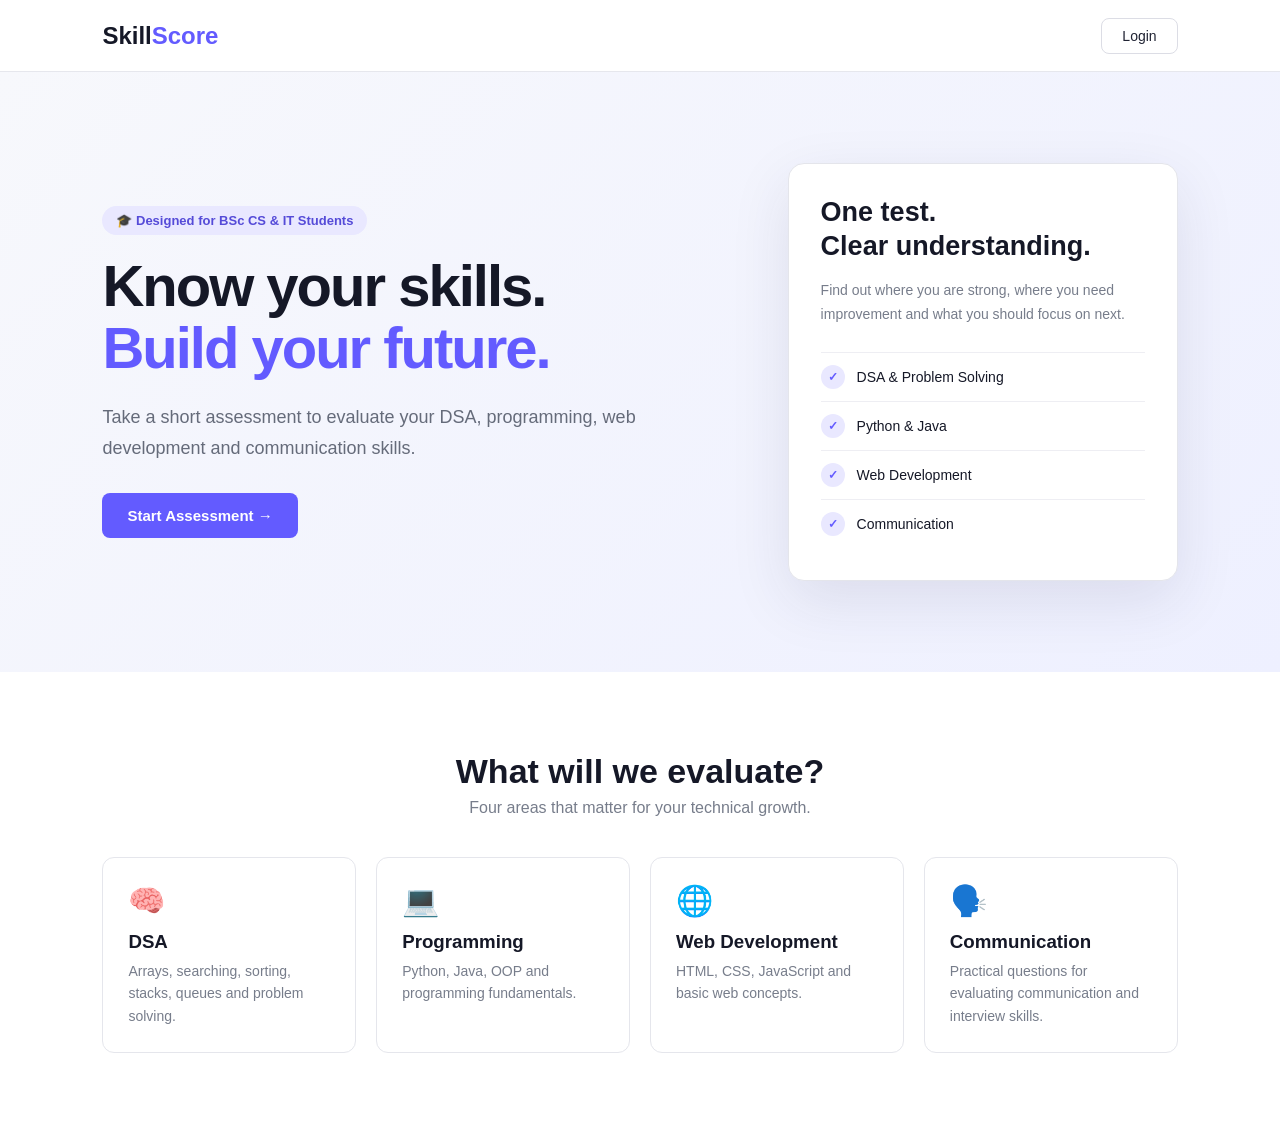
<file: index.html>
<!DOCTYPE html>
<html lang="en">

<head>
    <meta charset="UTF-8">
    <meta name="viewport" content="width=device-width, initial-scale=1.0">

    <title>SkillScore | Student Assessment</title>

    <link rel="stylesheet" href="style.css">
</head>

<body>

    <!-- NAVBAR -->
    <nav class="navbar">

        <div class="logo">
            Skill<span>Score</span>
        </div>

        <button class="login-btn" onclick="openLogin()">
            Login
        </button>

    </nav>


    <!-- HERO -->
    <main class="hero">

        <div class="hero-content">

            <div class="badge">
                🎓 Designed for BSc CS & IT Students
            </div>

            <h1>
                Know your skills.<br>
                <span>Build your future.</span>
            </h1>

            <p>
                Take a short assessment to evaluate your
                DSA, programming, web development and
                communication skills.
            </p>

            <button class="start-btn" onclick="openLogin()">
                Start Assessment →
            </button>

        </div>


        <!-- SIMPLE INFORMATION CARD -->
        <div class="info-card">

            <h2>One test.<br>Clear understanding.</h2>

            <p>
                Find out where you are strong,
                where you need improvement and
                what you should focus on next.
            </p>

            <div class="info-item">
                <span>✓</span>
                DSA & Problem Solving
            </div>

            <div class="info-item">
                <span>✓</span>
                Python & Java
            </div>

            <div class="info-item">
                <span>✓</span>
                Web Development
            </div>

            <div class="info-item">
                <span>✓</span>
                Communication
            </div>

        </div>

    </main>


    <!-- EVALUATION SECTION -->
    <section class="evaluation">

        <h2>What will we evaluate?</h2>

        <p class="subtitle">
            Four areas that matter for your technical growth.
        </p>


        <div class="evaluation-grid">

            <div class="evaluation-card">

                <div class="emoji">🧠</div>

                <h3>DSA</h3>

                <p>
                    Arrays, searching, sorting, stacks,
                    queues and problem solving.
                </p>

            </div>


            <div class="evaluation-card">

                <div class="emoji">💻</div>

                <h3>Programming</h3>

                <p>
                    Python, Java, OOP and programming
                    fundamentals.
                </p>

            </div>


            <div class="evaluation-card">

                <div class="emoji">🌐</div>

                <h3>Web Development</h3>

                <p>
                    HTML, CSS, JavaScript and basic
                    web concepts.
                </p>

            </div>


            <div class="evaluation-card">

                <div class="emoji">🗣️</div>

                <h3>Communication</h3>

                <p>
                    Practical questions for evaluating
                    communication and interview skills.
                </p>

            </div>

        </div>

    </section>


    <!-- LOGIN POPUP -->
    <div class="login-overlay" id="loginOverlay">

        <div class="login-box">

            <button class="close" onclick="closeLogin()">
                ×
            </button>

            <div class="login-logo">
                Skill<span>Score</span>
            </div>

            <h2>Welcome</h2>

            <p>
                Enter your details to begin.
            </p>


            <form onsubmit="login(event)">

                <label>Email</label>

                <input
                    type="email"
                    id="email"
                    placeholder="Enter your email"
                    required
                >


                <label>Password</label>

                <input
                    type="password"
                    id="password"
                    placeholder="Enter your password"
                    required
                >


                <button type="submit" class="continue-btn">
                    Continue →
                </button>

            </form>

            <small class="demo">
                Demo version — no real account required.
            </small>

        </div>

    </div>


    <script src="script.js"></script>

</body>

</html>
</file>
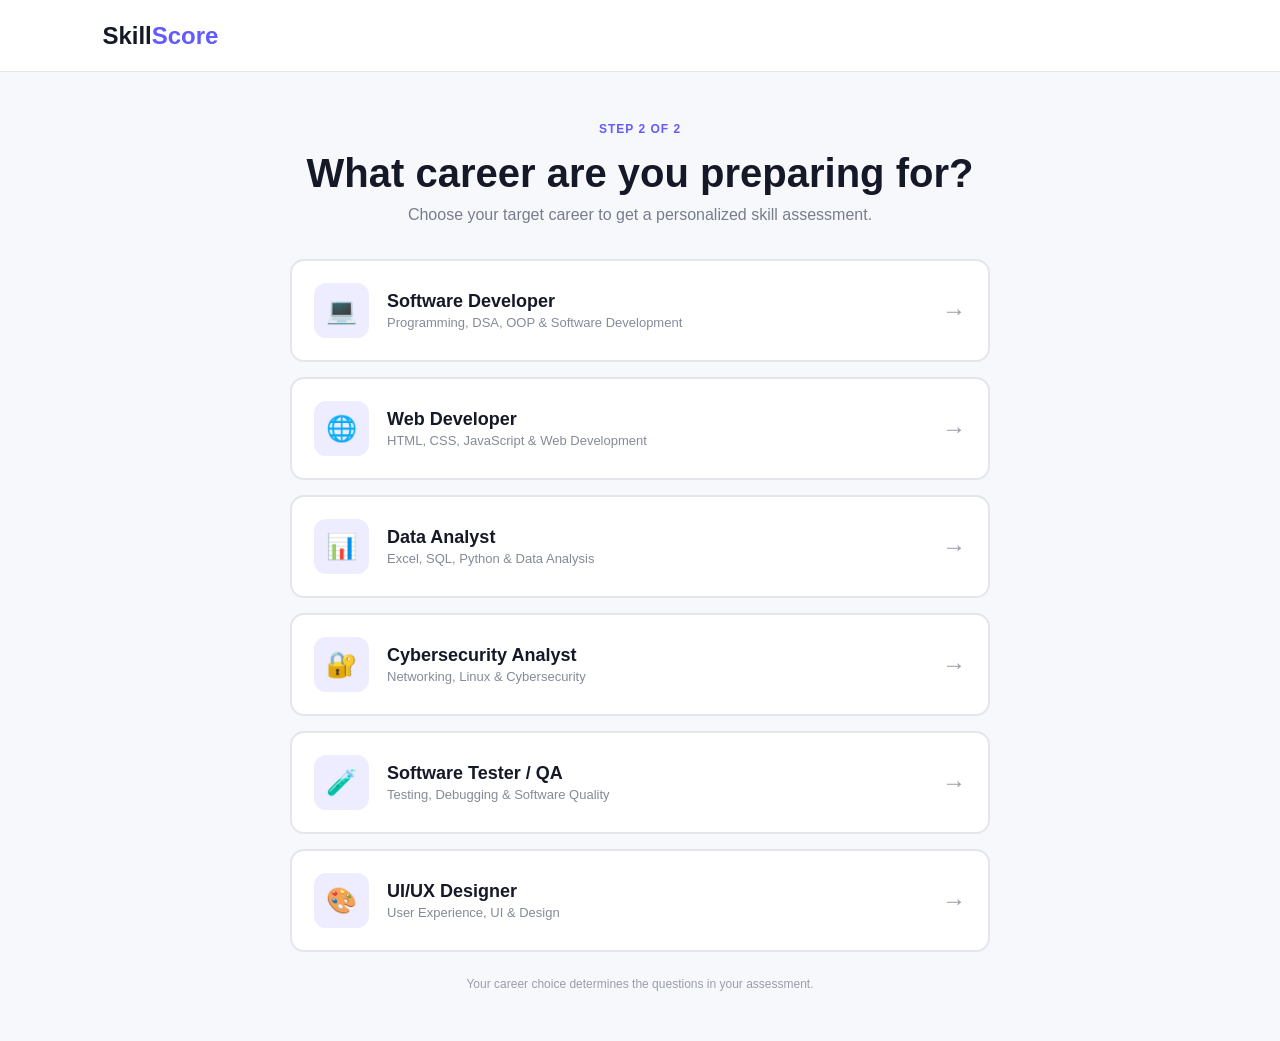
<file: career.html>
<!DOCTYPE html>
<html lang="en">

<head>
    <meta charset="UTF-8">
    <meta name="viewport" content="width=device-width, initial-scale=1.0">

    <title>Choose Career | SkillScore</title>

    <link rel="stylesheet" href="style.css">
</head>

<body>

    <!-- NAVBAR -->
    <nav class="navbar">

        <div class="logo">
            Skill<span>Score</span>
        </div>

    </nav>


    <!-- CAREER SELECTION -->
    <main class="course-page">

        <div class="course-container">

            <div class="step-label">
                STEP 2 OF 2
            </div>

            <h1>
                What career are you preparing for?
            </h1>

            <p class="course-description">
                Choose your target career to get a personalized
                skill assessment.
            </p>


            <div class="course-options">


                <!-- SOFTWARE DEVELOPER -->
                <button
                    class="course-card"
                    onclick="selectCareer('Software Developer')">

                    <div class="course-icon">
                        💻
                    </div>

                    <div class="course-text">

                        <h2>
                            Software Developer
                        </h2>

                        <p>
                            Programming, DSA, OOP & Software Development
                        </p>

                    </div>

                    <div class="arrow">
                        →
                    </div>

                </button>


                <!-- WEB DEVELOPER -->
                <button
                    class="course-card"
                    onclick="selectCareer('Web Developer')">

                    <div class="course-icon">
                        🌐
                    </div>

                    <div class="course-text">

                        <h2>
                            Web Developer
                        </h2>

                        <p>
                            HTML, CSS, JavaScript & Web Development
                        </p>

                    </div>

                    <div class="arrow">
                        →
                    </div>

                </button>


                <!-- DATA ANALYST -->
                <button
                    class="course-card"
                    onclick="selectCareer('Data Analyst')">

                    <div class="course-icon">
                        📊
                    </div>

                    <div class="course-text">

                        <h2>
                            Data Analyst
                        </h2>

                        <p>
                            Excel, SQL, Python & Data Analysis
                        </p>

                    </div>

                    <div class="arrow">
                        →
                    </div>

                </button>


                <!-- CYBERSECURITY ANALYST -->
                <button
                    class="course-card"
                    onclick="selectCareer('Cybersecurity Analyst')">

                    <div class="course-icon">
                        🔐
                    </div>

                    <div class="course-text">

                        <h2>
                            Cybersecurity Analyst
                        </h2>

                        <p>
                            Networking, Linux & Cybersecurity
                        </p>

                    </div>

                    <div class="arrow">
                        →
                    </div>

                </button>


                <!-- SOFTWARE TESTER -->
                <button
                    class="course-card"
                    onclick="selectCareer('Software Tester')">

                    <div class="course-icon">
                        🧪
                    </div>

                    <div class="course-text">

                        <h2>
                            Software Tester / QA
                        </h2>

                        <p>
                            Testing, Debugging & Software Quality
                        </p>

                    </div>

                    <div class="arrow">
                        →
                    </div>

                </button>


                <!-- UI UX DESIGNER -->
                <button
                    class="course-card"
                    onclick="selectCareer('UI/UX Designer')">

                    <div class="course-icon">
                        🎨
                    </div>

                    <div class="course-text">

                        <h2>
                            UI/UX Designer
                        </h2>

                        <p>
                            User Experience, UI & Design
                        </p>

                    </div>

                    <div class="arrow">
                        →
                    </div>

                </button>

            </div>


            <!-- INFORMATION -->
            <p class="course-note">
                Your career choice determines the questions
                in your assessment.
            </p>

        </div>

    </main>


    <!-- JAVASCRIPT -->
    <script>

        function selectCareer(career) {

            // Save selected career
            localStorage.setItem("studentCareer", career);

            // Go to assessment
            window.location.href = "test.html";

        }

    </script>

</body>

</html>
</file>
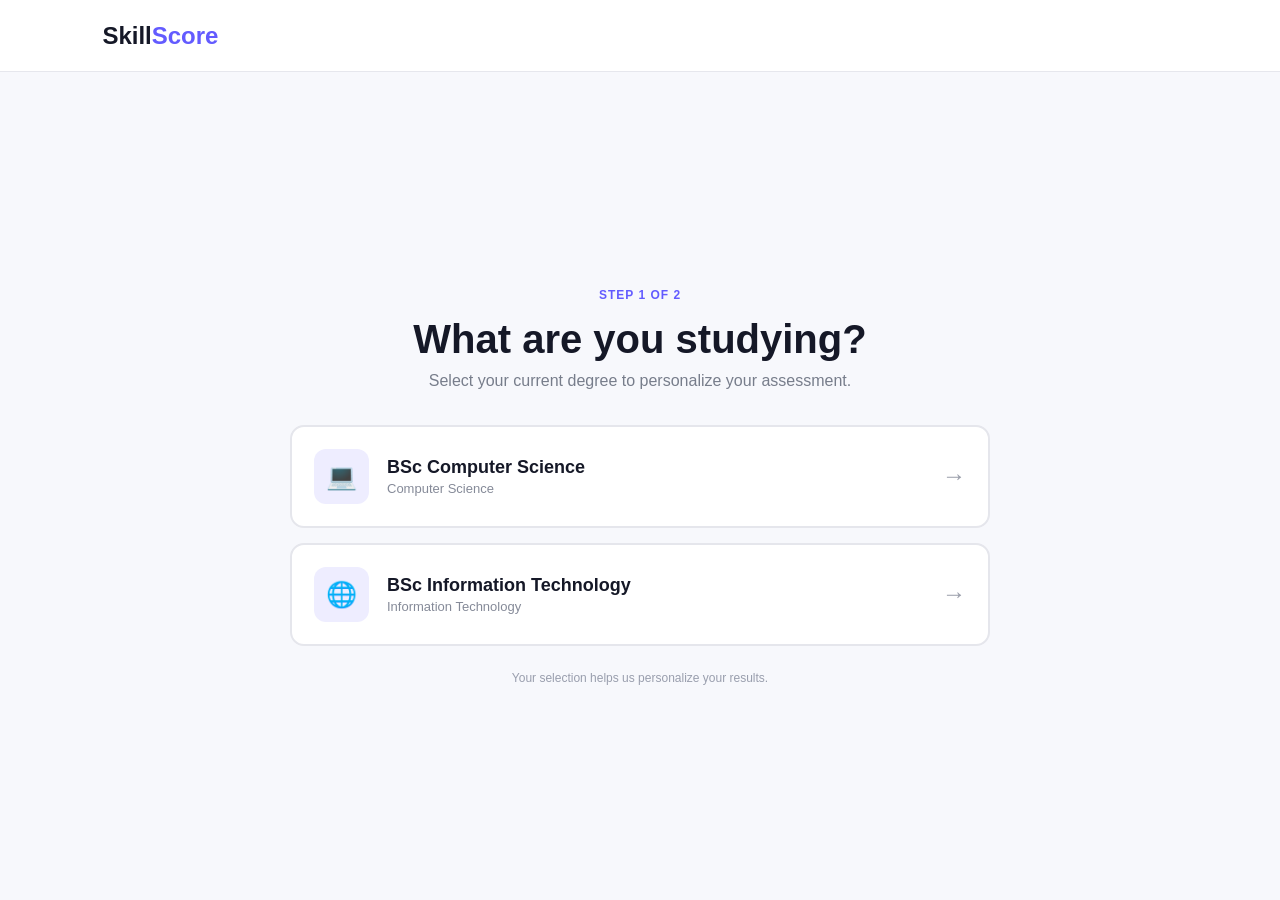
<file: course.html>
<!DOCTYPE html>
<html lang="en">

<head>
    <meta charset="UTF-8">

    <meta
        name="viewport"
        content="width=device-width, initial-scale=1.0"
    >

    <title>Choose Your Course | SkillScore</title>

    <link rel="stylesheet" href="style.css">
</head>

<body>

    <nav class="navbar">

        <div class="logo">
            Skill<span>Score</span>
        </div>

    </nav>


    <main class="course-page">

        <div class="course-container">

            <div class="step-label">
                STEP 1 OF 2
            </div>

            <h1>
                What are you studying?
            </h1>

            <p class="course-description">
                Select your current degree to personalize
                your assessment.
            </p>


            <div class="course-options">

                <button
                    class="course-card"
                    onclick="selectCourse('BSc Computer Science')"
                >

                    <div class="course-icon">
                        💻
                    </div>

                    <div class="course-text">

                        <h2>
                            BSc Computer Science
                        </h2>

                        <p>
                            Computer Science
                        </p>

                    </div>

                    <div class="arrow">
                        →
                    </div>

                </button>


                <button
                    class="course-card"
                    onclick="selectCourse('BSc Information Technology')"
                >

                    <div class="course-icon">
                        🌐
                    </div>

                    <div class="course-text">

                        <h2>
                            BSc Information Technology
                        </h2>

                        <p>
                            Information Technology
                        </p>

                    </div>

                    <div class="arrow">
                        →
                    </div>

                </button>

            </div>


            <p class="course-note">
                Your selection helps us personalize your results.
            </p>

        </div>

    </main>


    <script>

        function selectCourse(course) {

            localStorage.setItem("studentCourse", course);

            window.location.href = "career.html";

        }

    </script>

</body>

</html>
</file>
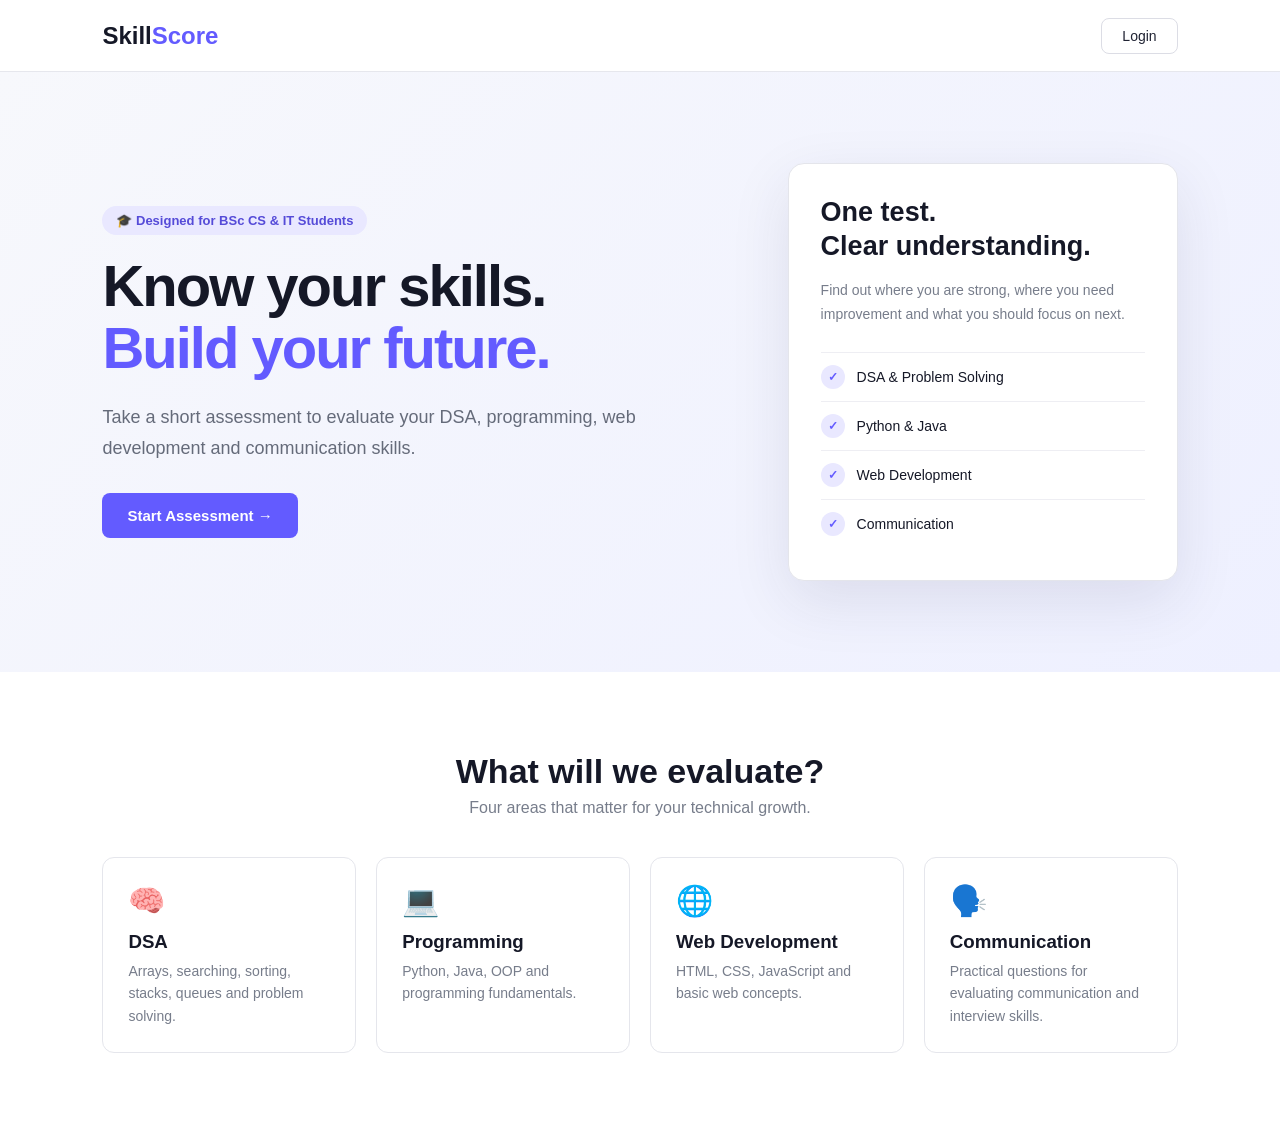
<file: results.html>
<!DOCTYPE html>
<html lang="en">

<head>

    <meta charset="UTF-8">

    <meta
        name="viewport"
        content="width=device-width, initial-scale=1.0"
    >

    <title>SkillScore | Your Results</title>

    <link rel="stylesheet" href="style.css">

</head>


<body>

    <!-- NAVBAR -->

    <nav class="navbar">

        <div class="logo">
            Skill<span>Score</span>
        </div>

        <div class="result-label">
            Assessment Complete ✓
        </div>

    </nav>


    <!-- RESULTS -->

    <main class="results-page">

        <div class="results-container">


            <!-- HEADER -->

            <section class="results-header">

                <div class="result-badge">
                    ✓ TEST COMPLETED
                </div>

                <h1>
                    Your Skill Profile
                </h1>

                <p>
                    Here's a breakdown of your current
                    technical and communication skills.
                </p>

            </section>


            <!-- OVERALL SCORE -->

            <section class="overall-card">

                <div class="overall-score">

                    <span id="overallScore">
                        0
                    </span>

                    <small>
                        /100
                    </small>

                </div>

                <div class="overall-info">

                    <h2 id="overallTitle">
                        Calculating...
                    </h2>

                    <p id="overallDescription">
                        Your overall assessment result.
                    </p>

                </div>

            </section>


            <!-- SKILL SCORES -->

            <section class="skills-section">

                <h2>
                    Your Skills
                </h2>

                <div class="result-skills">


                    <!-- DSA -->

                    <div class="result-skill-card">

                        <div class="skill-heading">

                            <div>

                                <span class="skill-icon">
                                    🧠
                                </span>

                                <span>
                                    DSA
                                </span>

                            </div>

                            <strong id="dsaScore">
                                0
                            </strong>

                        </div>

                        <div class="result-bar">

                            <div
                                class="result-fill dsa-result"
                                id="dsaBar"
                            ></div>

                        </div>

                        <p id="dsaLevel">
                            Calculating...
                        </p>

                    </div>


                    <!-- PROGRAMMING -->

                    <div class="result-skill-card">

                        <div class="skill-heading">

                            <div>

                                <span class="skill-icon">
                                    💻
                                </span>

                                <span>
                                    Programming
                                </span>

                            </div>

                            <strong id="programmingScore">
                                0
                            </strong>

                        </div>

                        <div class="result-bar">

                            <div
                                class="result-fill"
                                id="programmingBar"
                            ></div>

                        </div>

                        <p id="programmingLevel">
                            Calculating...
                        </p>

                    </div>


                    <!-- WEB -->

                    <div class="result-skill-card">

                        <div class="skill-heading">

                            <div>

                                <span class="skill-icon">
                                    🌐
                                </span>

                                <span>
                                    Web Development
                                </span>

                            </div>

                            <strong id="webScore">
                                0
                            </strong>

                        </div>

                        <div class="result-bar">

                            <div
                                class="result-fill"
                                id="webBar"
                            ></div>

                        </div>

                        <p id="webLevel">
                            Calculating...
                        </p>

                    </div>


                    <!-- COMMUNICATION -->

                    <div class="result-skill-card">

                        <div class="skill-heading">

                            <div>

                                <span class="skill-icon">
                                    🗣️
                                </span>

                                <span>
                                    Communication
                                </span>

                            </div>

                            <strong id="communicationScore">
                                0
                            </strong>

                        </div>

                        <div class="result-bar">

                            <div
                                class="result-fill"
                                id="communicationBar"
                            ></div>

                        </div>

                        <p id="communicationLevel">
                            Calculating...
                        </p>

                    </div>

                </div>

            </section>


            <!-- STRENGTHS AND WEAKNESS -->

            <section class="analysis-section">


                <div class="analysis-card strengths">

                    <div class="analysis-title">
                        <span>✓</span>

                        <h2>
                            Your Strengths
                        </h2>
                    </div>

                    <div id="strengthsList">

                        <p>
                            Analyzing your results...
                        </p>

                    </div>

                </div>


                <div class="analysis-card improvements">

                    <div class="analysis-title">
                        <span>!</span>

                        <h2>
                            Areas to Improve
                        </h2>
                    </div>

                    <div id="improvementsList">

                        <p>
                            Analyzing your results...
                        </p>

                    </div>

                </div>

            </section>


            <!-- ADVICE -->

            <section class="advice-section">

                <div class="advice-header">

                    <span>
                        💡
                    </span>

                    <div>

                        <h2>
                            Personalized Advice
                        </h2>

                        <p>
                            Based on your assessment performance
                        </p>

                    </div>

                </div>


                <div id="adviceList">

                    <p>
                        Generating your recommendations...
                    </p>

                </div>

            </section>


            <!-- ACTIONS -->

            <div class="result-actions">

                <button
                    class="retake-btn"
                    onclick="retakeTest()"
                >
                    Retake Test
                </button>


                <button
                    class="home-btn"
                    onclick="goHome()"
                >
                    Back to Home
                </button>

            </div>


        </div>

    </main>


    <script>

        /*
        ==========================================
        GET RESULTS
        ==========================================
        */

        const savedResults =
            localStorage.getItem("skillResults");


        if (!savedResults) {

            alert("No test results found.");

            window.location.href = "index.html";

        }


        const results =
            JSON.parse(savedResults);


        /*
        ==========================================
        CALCULATE SCORES
        ==========================================
        */

        function calculateScore(category) {

            const correct =
                results.scores[category];

            const total =
                results.totals[category];


            return Math.round(
                (correct / total) * 100
            );

        }


        const dsa =
            calculateScore("DSA");


        const programming =
            calculateScore("Programming");


        const web =
            calculateScore("Web Development");


        const communication =
            calculateScore("Communication");


        const overall =
            Math.round(
                (
                    dsa +
                    programming +
                    web +
                    communication
                ) / 4
            );


        /*
        ==========================================
        DISPLAY SCORE
        ==========================================
        */

        document.getElementById("overallScore")
            .textContent = overall;


        document.getElementById("dsaScore")
            .textContent = dsa;


        document.getElementById("programmingScore")
            .textContent = programming;


        document.getElementById("webScore")
            .textContent = web;


        document.getElementById("communicationScore")
            .textContent = communication;


        /*
        ==========================================
        PROGRESS BARS
        ==========================================
        */

        document.getElementById("dsaBar")
            .style.width = dsa + "%";


        document.getElementById("programmingBar")
            .style.width = programming + "%";


        document.getElementById("webBar")
            .style.width = web + "%";


        document.getElementById("communicationBar")
            .style.width = communication + "%";


        /*
        ==========================================
        LEVEL
        ==========================================
        */

        function getLevel(score) {

            if (score >= 80) {

                return "Strong";

            }

            if (score >= 60) {

                return "Good";

            }

            if (score >= 40) {

                return "Needs Practice";

            }

            return "Needs Improvement";

        }


        document.getElementById("overallTitle")
            .textContent = getLevel(overall);


        document.getElementById("dsaLevel")
            .textContent = getLevel(dsa);


        document.getElementById("programmingLevel")
            .textContent = getLevel(programming);


        document.getElementById("webLevel")
            .textContent = getLevel(web);


        document.getElementById("communicationLevel")
            .textContent = getLevel(communication);


        /*
        ==========================================
        OVERALL DESCRIPTION
        ==========================================
        */

        function getOverallDescription(score) {

            if (score >= 80) {

                return "Excellent foundation. You are ready to challenge yourself with more advanced problems.";

            }

            if (score >= 60) {

                return "You have a good foundation. Focus on your weaker areas to become more confident.";

            }

            if (score >= 40) {

                return "You have started building your skills. Regular practice will help you improve.";

            }

            return "This is a starting point. Focus on the fundamentals and practice consistently.";

        }


        document.getElementById("overallDescription")
            .textContent =
            getOverallDescription(overall);


        /*
        ==========================================
        STRENGTHS
        ==========================================
        */

        const skillData = [

            {
                name: "DSA",
                score: dsa
            },

            {
                name: "Programming",
                score: programming
            },

            {
                name: "Web Development",
                score: web
            },

            {
                name: "Communication",
                score: communication
            }

        ];


        const strengths =
            skillData
                .filter(skill => skill.score >= 70)
                .sort((a, b) => b.score - a.score);


        const improvements =
            skillData
                .filter(skill => skill.score < 70)
                .sort((a, b) => a.score - b.score);


        const strengthsList =
            document.getElementById("strengthsList");


        const improvementsList =
            document.getElementById("improvementsList");


        if (strengths.length === 0) {

            strengthsList.innerHTML =
                "<p>Keep practicing — your strengths will develop with time.</p>";

        }

        else {

            strengthsList.innerHTML =
                strengths
                    .map(skill =>
                        `<div class="analysis-item">
                            <span>✓</span>
                            <strong>${skill.name}</strong>
                            <small>${skill.score}/100</small>
                        </div>`
                    )
                    .join("");

        }


        if (improvements.length === 0) {

            improvementsList.innerHTML =
                "<p>Great work! All areas are above 70.</p>";

        }

        else {

            improvementsList.innerHTML =
                improvements
                    .map(skill =>
                        `<div class="analysis-item">
                            <span>!</span>
                            <strong>${skill.name}</strong>
                            <small>${skill.score}/100</small>
                        </div>`
                    )
                    .join("");

        }


        /*
        ==========================================
        ADVICE
        ==========================================
        */

        const advice = [];


        if (dsa < 70) {

            advice.push({
                title: "Improve your DSA fundamentals",
                text: "Practice arrays, strings, searching, sorting and basic problem-solving. Try solving 2–3 problems regularly."
            });

        }

        else {

            advice.push({
                title: "Take your DSA skills further",
                text: "Your DSA foundation is good. Start practicing medium-level problems and focus on time and space complexity."
            });

        }


        if (programming < 70) {

            advice.push({
                title: "Strengthen Python and Java",
                text: "Revise programming fundamentals, functions, OOP, loops, arrays and common problem-solving patterns."
            });

        }

        else {

            advice.push({
                title: "Build real programming projects",
                text: "Your programming fundamentals are good. Apply them by building small Python or Java projects."
            });

        }


        if (web < 70) {

            advice.push({
                title: "Build your web development foundation",
                text: "Focus on HTML structure, CSS layouts and JavaScript basics. Build small responsive websites to practice."
            });

        }

        else {

            advice.push({
                title: "Go beyond basic web development",
                text: "Your web foundation is good. Start exploring APIs, responsive design and more interactive JavaScript projects."
            });

        }


        if (communication < 70) {

            advice.push({
                title: "Practice communication",
                text: "Practice explaining technical concepts out loud and prepare answers for common interview questions."
            });

        }

        else {

            advice.push({
                title: "Keep developing your communication",
                text: "Your communication foundation is good. Practice mock interviews and explaining technical solutions clearly."
            });

        }


        document.getElementById("adviceList")
            .innerHTML =
            advice
                .map(item =>
                    `<div class="advice-item">
                        <h3>${item.title}</h3>
                        <p>${item.text}</p>
                    </div>`
                )
                .join("");


        /*
        ==========================================
        BUTTONS
        ==========================================
        */

        function retakeTest() {

            localStorage.removeItem("skillResults");

            window.location.href = "test.html";

        }


        function goHome() {

            window.location.href = "index.html";

        }

    </script>

</body>

</html>
</file>
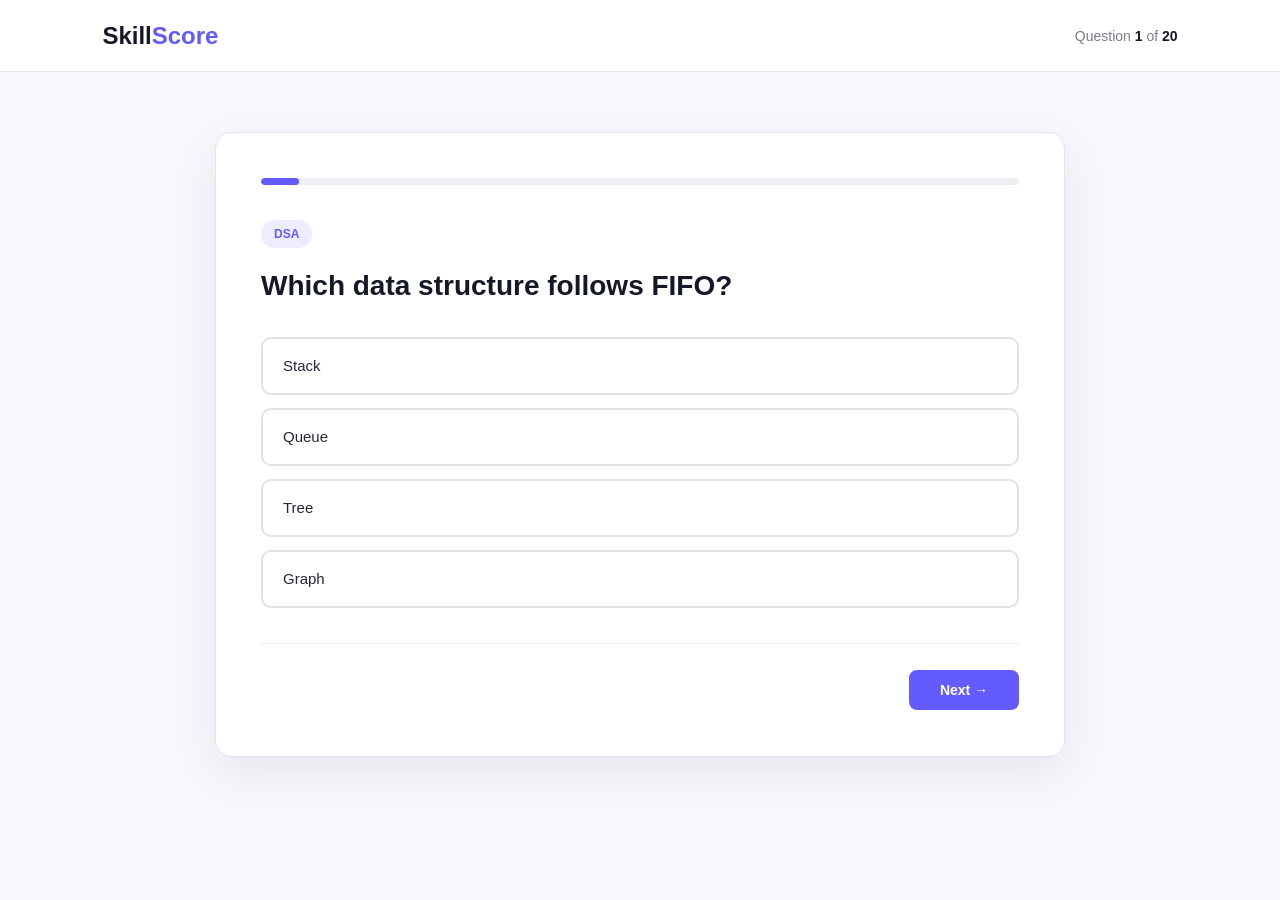
<file: test.html>
<!DOCTYPE html>
<html lang="en">

<head>
    <meta charset="UTF-8">

    <meta name="viewport" content="width=device-width, initial-scale=1.0">

    <title>SkillScore | Assessment</title>

    <link rel="stylesheet" href="style.css">
</head>

<body>

    <nav class="navbar">

        <div class="logo">
            Skill<span>Score</span>
        </div>

        <div class="question-counter">
            Question <span id="questionNumber">1</span>
            of <span id="totalQuestions">20</span>
        </div>

    </nav>


    <main class="test-page">

        <div class="test-container">

            <div class="progress-container">

                <div class="progress-bar">

                    <div
                        class="progress-fill"
                        id="progressFill"
                    ></div>

                </div>

            </div>


            <div
                class="question-category"
                id="questionCategory"
            >
                DSA
            </div>


            <h1
                class="question"
                id="question"
            >
                Loading question...
            </h1>


            <div
                class="options"
                id="options"
            ></div>


            <div class="test-navigation">

                <button
                    class="previous-btn"
                    id="previousBtn"
                    onclick="previousQuestion()"
                >
                    ← Previous
                </button>


                <button
                    class="next-btn"
                    id="nextBtn"
                    onclick="nextQuestion()"
                >
                    Next →
                </button>

            </div>

        </div>

    </main>


<script>

const questions = [

    /* DSA */

    {
        category: "DSA",
        question: "Which data structure follows FIFO?",
        options: [
            "Stack",
            "Queue",
            "Tree",
            "Graph"
        ],
        answer: 1
    },

    {
        category: "DSA",
        question: "What is the time complexity of binary search?",
        options: [
            "O(n)",
            "O(n²)",
            "O(log n)",
            "O(1)"
        ],
        answer: 2
    },

    {
        category: "DSA",
        question: "Which data structure follows LIFO?",
        options: [
            "Queue",
            "Stack",
            "Array",
            "Graph"
        ],
        answer: 1
    },

    {
        category: "DSA",
        question: "Which of these is a sorting algorithm?",
        options: [
            "Bubble Sort",
            "Binary Search",
            "Linear Search",
            "BFS"
        ],
        answer: 0
    },

    {
        category: "DSA",
        question: "Which data structure is commonly used in BFS?",
        options: [
            "Stack",
            "Queue",
            "Tree",
            "Heap"
        ],
        answer: 1
    },


    /* PROGRAMMING */

    {
        category: "Programming",
        question: "Which language is known for its simple and readable syntax?",
        options: [
            "Python",
            "Assembly",
            "Machine Code",
            "COBOL"
        ],
        answer: 0
    },

    {
        category: "Programming",
        question: "Which keyword is used to define a class in Java?",
        options: [
            "function",
            "define",
            "class",
            "object"
        ],
        answer: 2
    },

    {
        category: "Programming",
        question: "Which concept allows one interface to have different implementations?",
        options: [
            "Inheritance",
            "Polymorphism",
            "Iteration",
            "Compilation"
        ],
        answer: 1
    },

    {
        category: "Programming",
        question: "Which symbol starts a comment in Python?",
        options: [
            "//",
            "/* */",
            "#",
            "<!-- -->"
        ],
        answer: 2
    },

    {
        category: "Programming",
        question: "Which is a Java primitive data type?",
        options: [
            "String",
            "Integer",
            "int",
            "Array"
        ],
        answer: 2
    },


    /* WEB DEVELOPMENT */

    {
        category: "Web Development",
        question: "What does HTML stand for?",
        options: [
            "Hyper Text Markup Language",
            "High Tech Modern Language",
            "Hyper Transfer Machine Language",
            "Home Tool Markup Language"
        ],
        answer: 0
    },

    {
        category: "Web Development",
        question: "Which language is used to style web pages?",
        options: [
            "HTML",
            "CSS",
            "Java",
            "Python"
        ],
        answer: 1
    },

    {
        category: "Web Development",
        question: "Which language adds interactivity to websites?",
        options: [
            "CSS",
            "HTML",
            "JavaScript",
            "SQL"
        ],
        answer: 2
    },

    {
        category: "Web Development",
        question: "Which HTML tag creates a hyperlink?",
        options: [
            "<p>",
            "<img>",
            "<a>",
            "<div>"
        ],
        answer: 2
    },

    {
        category: "Web Development",
        question: "Which CSS property changes text color?",
        options: [
            "font-size",
            "color",
            "background",
            "text-style"
        ],
        answer: 1
    },


    /* COMMUNICATION */

    {
        category: "Communication",
        question: "What should you do if you don't know an interview answer?",
        options: [
            "Make up an answer",
            "Stay silent",
            "Be honest and explain how you would find the answer",
            "Leave the interview"
        ],
        answer: 2
    },

    {
        category: "Communication",
        question: "What is important during a technical interview?",
        options: [
            "Interrupting the interviewer",
            "Explaining your thinking clearly",
            "Avoiding questions",
            "Speaking as quickly as possible"
        ],
        answer: 1
    },

    {
        category: "Communication",
        question: "What does active listening involve?",
        options: [
            "Waiting for your turn",
            "Ignoring the speaker",
            "Understanding and responding to the speaker",
            "Changing the topic"
        ],
        answer: 2
    },

    {
        category: "Communication",
        question: "Which behavior shows professionalism?",
        options: [
            "Arriving late",
            "Ignoring questions",
            "Being respectful and prepared",
            "Using your phone during an interview"
        ],
        answer: 2
    },

    {
        category: "Communication",
        question: "If you disagree with an interviewer, what should you do?",
        options: [
            "Argue",
            "Politely explain your reasoning",
            "Stop responding",
            "Leave"
        ],
        answer: 1
    }

];


let currentQuestion = 0;

let userAnswers =
    new Array(questions.length).fill(null);


function displayQuestion() {

    const q = questions[currentQuestion];


    document.getElementById("questionNumber")
        .textContent = currentQuestion + 1;


    document.getElementById("totalQuestions")
        .textContent = questions.length;


    document.getElementById("questionCategory")
        .textContent = q.category;


    document.getElementById("question")
        .textContent = q.question;


    const optionsContainer =
        document.getElementById("options");


    optionsContainer.innerHTML = "";


    q.options.forEach(function(option, index) {

        const button =
            document.createElement("button");


        button.className = "option";


        button.textContent = option;


        if (userAnswers[currentQuestion] === index) {

            button.classList.add("selected");

        }


        button.onclick = function() {

            selectAnswer(index);

        };


        optionsContainer.appendChild(button);

    });


    updateProgress();

    updateButtons();

}


function selectAnswer(index) {

    userAnswers[currentQuestion] = index;

    displayQuestion();

}


function updateProgress() {

    const progress =
        ((currentQuestion + 1) / questions.length) * 100;


    document.getElementById("progressFill")
        .style.width = progress + "%";

}


function nextQuestion() {

    if (userAnswers[currentQuestion] === null) {

        alert("Please select an answer first.");

        return;

    }


    if (currentQuestion < questions.length - 1) {

        currentQuestion++;

        displayQuestion();

    }

    else {

        finishTest();

    }

}


function previousQuestion() {

    if (currentQuestion > 0) {

        currentQuestion--;

        displayQuestion();

    }

}


function updateButtons() {

    const previous =
        document.getElementById("previousBtn");


    if (currentQuestion === 0) {

        previous.style.visibility = "hidden";

    }

    else {

        previous.style.visibility = "visible";

    }


    const next =
        document.getElementById("nextBtn");


    if (currentQuestion === questions.length - 1) {

        next.textContent = "Submit Test ✓";

    }

    else {

        next.textContent = "Next →";

    }

}


function finishTest() {

    const scores = {

        DSA: 0,

        Programming: 0,

        "Web Development": 0,

        Communication: 0

    };


    const totals = {

        DSA: 0,

        Programming: 0,

        "Web Development": 0,

        Communication: 0

    };


    questions.forEach(function(question, index) {

        totals[question.category]++;


        if (userAnswers[index] === question.answer) {

            scores[question.category]++;

        }

    });


    const results = {

        scores: scores,

        totals: totals,

        answers: userAnswers,

        totalQuestions: questions.length

    };


    localStorage.setItem(
        "skillResults",
        JSON.stringify(results)
    );


    window.location.href = "results.html";

}


displayQuestion();

</script>

</body>

</html>
</file>
<file: style.css>
* {
    margin: 0;
    padding: 0;
    box-sizing: border-box;
}

body {
    font-family: Arial, Helvetica, sans-serif;
    background: #f7f8fc;
    color: #151827;
}


/* =========================
   NAVBAR
========================= */

.navbar {
    height: 72px;
    padding: 0 8%;
    display: flex;
    align-items: center;
    justify-content: space-between;

    background: white;
    border-bottom: 1px solid #e6e7ed;
}

.logo {
    font-size: 24px;
    font-weight: 800;
}

.logo span {
    color: #635bff;
}

.login-btn {
    padding: 9px 20px;

    background: white;
    color: #202333;

    border: 1px solid #dcdde5;
    border-radius: 8px;

    font-size: 14px;
    cursor: pointer;
}

.login-btn:hover {
    border-color: #635bff;
    color: #635bff;
}


/* =========================
   HERO
========================= */

.hero {
    min-height: 600px;

    padding: 80px 8%;

    display: flex;
    align-items: center;
    justify-content: space-between;

    gap: 70px;

    background: linear-gradient(
        135deg,
        #f7f8fc,
        #eef0ff
    );
}

.hero-content {
    max-width: 620px;
}

.badge {
    display: inline-block;

    padding: 7px 14px;

    background: #e9e8ff;
    color: #554bd8;

    border-radius: 30px;

    font-size: 13px;
    font-weight: 600;

    margin-bottom: 20px;
}

.hero h1 {
    font-size: 58px;
    line-height: 1.08;

    letter-spacing: -2px;

    margin-bottom: 22px;
}

.hero h1 span {
    color: #635bff;
}

.hero-content > p {
    max-width: 570px;

    color: #656b7a;

    font-size: 18px;
    line-height: 1.7;

    margin-bottom: 30px;
}

.start-btn {
    padding: 14px 25px;

    background: #635bff;
    color: white;

    border: none;
    border-radius: 8px;

    font-size: 15px;
    font-weight: 600;

    cursor: pointer;
}

.start-btn:hover {
    background: #5149e6;
}


/* =========================
   INFORMATION CARD
========================= */

.info-card {
    width: 390px;

    padding: 32px;

    background: white;

    border: 1px solid #e4e5eb;
    border-radius: 16px;

    box-shadow:
        0 20px 60px rgba(41, 44, 74, 0.10);
}

.info-card h2 {
    font-size: 27px;
    line-height: 1.25;

    margin-bottom: 15px;
}

.info-card > p {
    color: #777d8b;

    font-size: 14px;
    line-height: 1.7;

    margin-bottom: 25px;
}

.info-item {
    display: flex;
    align-items: center;

    gap: 12px;

    padding: 12px 0;

    border-top: 1px solid #eeeeF3;

    font-size: 14px;
}

.info-item span {
    width: 24px;
    height: 24px;

    display: flex;
    align-items: center;
    justify-content: center;

    background: #e9e8ff;
    color: #635bff;

    border-radius: 50%;

    font-size: 12px;
    font-weight: bold;
}


/* =========================
   EVALUATION
========================= */

.evaluation {
    padding: 80px 8%;

    background: white;

    text-align: center;
}

.evaluation h2 {
    font-size: 34px;

    margin-bottom: 8px;
}

.subtitle {
    color: #777d8b;

    margin-bottom: 40px;
}

.evaluation-grid {
    display: grid;

    grid-template-columns: repeat(4, 1fr);

    gap: 20px;
}

.evaluation-card {
    padding: 25px;

    text-align: left;

    background: white;

    border: 1px solid #e5e6ec;
    border-radius: 12px;

    transition: 0.2s;
}

.evaluation-card:hover {
    border-color: #635bff;

    transform: translateY(-3px);
}

.emoji {
    font-size: 30px;

    margin-bottom: 13px;
}

.evaluation-card h3 {
    margin-bottom: 7px;
}

.evaluation-card p {
    color: #777d8b;

    font-size: 14px;

    line-height: 1.6;
}


/* =========================
   LOGIN POPUP
========================= */

.login-overlay {
    display: none;

    position: fixed;

    inset: 0;

    background: rgba(20, 23, 36, 0.55);

    align-items: center;
    justify-content: center;

    z-index: 100;
}

.login-box {
    width: 400px;

    padding: 35px;

    background: white;

    border-radius: 14px;

    position: relative;

    box-shadow:
        0 25px 80px rgba(0, 0, 0, 0.2);
}

.close {
    position: absolute;

    right: 18px;
    top: 12px;

    border: none;

    background: none;

    font-size: 28px;

    color: #858a98;

    cursor: pointer;
}

.login-logo {
    font-size: 23px;

    font-weight: 800;

    margin-bottom: 25px;
}

.login-logo span {
    color: #635bff;
}

.login-box h2 {
    font-size: 27px;

    margin-bottom: 5px;
}

.login-box > p {
    color: #777d8b;

    margin-bottom: 25px;
}

.login-box label {
    display: block;

    font-size: 13px;

    font-weight: 600;

    margin-bottom: 6px;
}

.login-box input {
    width: 100%;

    padding: 12px;

    border: 1px solid #dcdde5;

    border-radius: 7px;

    margin-bottom: 17px;

    outline: none;
}

.login-box input:focus {
    border-color: #635bff;
}

.continue-btn {
    width: 100%;

    padding: 13px;

    background: #635bff;

    color: white;

    border: none;

    border-radius: 7px;

    font-weight: 600;

    cursor: pointer;
}

.continue-btn:hover {
    background: #5149e6;
}

.demo {
    display: block;

    text-align: center;

    margin-top: 15px;

    color: #999ead;
}


/* =========================
   MOBILE
========================= */

@media (max-width: 900px) {

    .hero {
        flex-direction: column;

        text-align: center;
    }

    .hero-content {
        max-width: 700px;
    }

    .info-card {
        width: 100%;
        max-width: 450px;

        text-align: left;
    }

    .evaluation-grid {
        grid-template-columns: repeat(2, 1fr);
    }
}


@media (max-width: 600px) {

    .navbar {
        padding: 0 5%;
    }

    .hero {
        padding: 55px 6%;
    }

    .hero h1 {
        font-size: 42px;
    }

    .hero-content > p {
        font-size: 16px;
    }

    .info-card {
        width: 100%;
    }

    .evaluation {
        padding: 60px 6%;
    }

    .evaluation-grid {
        grid-template-columns: 1fr;
    }

    .login-box {
        width: 90%;
    }
}
/* =========================
   COURSE SELECTION
========================= */

.course-page {
    min-height: calc(100vh - 72px);

    display: flex;
    justify-content: center;
    align-items: center;

    padding: 50px 20px;

    background: #f7f8fc;
}

.course-container {
    width: 100%;
    max-width: 700px;

    text-align: center;
}

.step-label {
    color: #635bff;

    font-size: 12px;
    font-weight: 700;

    letter-spacing: 1px;

    margin-bottom: 15px;
}

.course-container h1 {
    font-size: 40px;
    margin-bottom: 10px;
}

.course-description {
    color: #777d8b;
    margin-bottom: 35px;
}

.course-options {
    display: flex;
    flex-direction: column;
    gap: 15px;

    text-align: left;
}

.course-card {
    width: 100%;

    display: flex;
    align-items: center;

    gap: 18px;

    padding: 22px;

    background: white;

    border: 2px solid #e5e6ec;
    border-radius: 14px;

    cursor: pointer;

    text-align: left;

    transition: 0.2s;
}

.course-card:hover {
    border-color: #635bff;

    transform: translateY(-2px);

    box-shadow:
        0 10px 30px rgba(99, 91, 255, 0.10);
}

.course-icon {
    width: 55px;
    height: 55px;

    display: flex;
    align-items: center;
    justify-content: center;

    flex-shrink: 0;

    background: #eeedff;

    border-radius: 12px;

    font-size: 25px;
}

.course-text {
    flex: 1;
}

.course-text h2 {
    font-size: 18px;

    color: #151827;

    margin-bottom: 3px;
}

.course-text p {
    font-size: 13px;
    color: #858a98;
}

.arrow {
    font-size: 24px;
    color: #9a9eaa;
}

.course-card:hover .arrow {
    color: #635bff;
}

.course-note {
    margin-top: 25px;

    color: #999ead;

    font-size: 12px;
}


@media (max-width: 600px) {

    .course-container h1 {
        font-size: 30px;
    }

    .course-card {
        padding: 17px;
    }

    .course-text h2 {
        font-size: 15px;
    }

}
/* =========================
   RESULTS PAGE
========================= */

.result-label {
    color: #28a86b;

    font-size: 13px;

    font-weight: 600;
}


.results-page {
    min-height: calc(100vh - 72px);

    padding: 60px 20px;

    background: #f7f8fc;
}


.results-container {
    width: 100%;

    max-width: 900px;

    margin: auto;
}


/* HEADER */

.results-header {
    text-align: center;

    margin-bottom: 30px;
}


.result-badge {
    display: inline-block;

    padding: 6px 12px;

    background: #e5f8ef;

    color: #20935d;

    border-radius: 20px;

    font-size: 11px;

    font-weight: 700;

    margin-bottom: 15px;
}


.results-header h1 {
    font-size: 38px;

    margin-bottom: 10px;
}


.results-header p {
    color: #777d8b;

    font-size: 15px;
}


/* OVERALL */

.overall-card {
    display: flex;

    align-items: center;

    gap: 30px;

    padding: 30px;

    background: white;

    border: 1px solid #e5e6ec;

    border-radius: 15px;

    margin-bottom: 35px;

    box-shadow:
        0 10px 35px rgba(40, 43, 70, 0.05);
}


.overall-score {
    width: 120px;

    height: 120px;

    flex-shrink: 0;

    display: flex;

    align-items: center;

    justify-content: center;

    flex-direction: column;

    border-radius: 50%;

    border: 8px solid #635bff;

    color: #151827;
}


.overall-score span {
    font-size: 35px;

    font-weight: 800;
}


.overall-score small {
    color: #8b91a0;

    font-size: 13px;
}


.overall-info h2 {
    font-size: 24px;

    margin-bottom: 7px;
}


.overall-info p {
    color: #777d8b;

    line-height: 1.6;
}


/* SKILLS */

.skills-section {
    margin-bottom: 35px;
}


.skills-section > h2 {
    font-size: 24px;

    margin-bottom: 18px;
}


.result-skills {
    display: grid;

    grid-template-columns: repeat(2, 1fr);

    gap: 15px;
}


.result-skill-card {
    padding: 22px;

    background: white;

    border: 1px solid #e5e6ec;

    border-radius: 12px;
}


.skill-heading {
    display: flex;

    align-items: center;

    justify-content: space-between;

    margin-bottom: 14px;
}


.skill-heading > div {
    display: flex;

    align-items: center;

    gap: 9px;

    font-weight: 600;
}


.skill-icon {
    font-size: 21px;
}


.skill-heading strong {
    color: #635bff;

    font-size: 20px;
}


.result-bar {
    height: 8px;

    background: #eeeeF4;

    border-radius: 10px;

    overflow: hidden;

    margin-bottom: 9px;
}


.result-fill {
    height: 100%;

    width: 0%;

    background: #635bff;

    border-radius: 10px;

    transition: width 0.7s ease;
}


.result-skill-card p {
    color: #777d8b;

    font-size: 12px;
}


/* ANALYSIS */

.analysis-section {
    display: grid;

    grid-template-columns: 1fr 1fr;

    gap: 15px;

    margin-bottom: 35px;
}


.analysis-card {
    padding: 25px;

    background: white;

    border-radius: 12px;

    border: 1px solid #e5e6ec;
}


.analysis-card.strengths {
    border-top: 4px solid #28b76b;
}


.analysis-card.improvements {
    border-top: 4px solid #f0a500;
}


.analysis-title {
    display: flex;

    align-items: center;

    gap: 10px;

    margin-bottom: 18px;
}


.analysis-title > span {
    width: 27px;

    height: 27px;

    display: flex;

    align-items: center;

    justify-content: center;

    border-radius: 50%;

    background: #e7f8ef;

    color: #28a86b;

    font-weight: bold;
}


.improvements .analysis-title > span {
    background: #fff4d9;

    color: #d99000;
}


.analysis-title h2 {
    font-size: 18px;
}


.analysis-item {
    display: flex;

    align-items: center;

    gap: 10px;

    padding: 10px 0;

    border-bottom: 1px solid #eeeeF3;
}


.analysis-item:last-child {
    border-bottom: none;
}


.analysis-item span {
    color: #28a86b;

    font-weight: bold;
}


.improvements .analysis-item span {
    color: #d99000;
}


.analysis-item strong {
    flex: 1;

    font-size: 14px;
}


.analysis-item small {
    color: #777d8b;
}


/* ADVICE */

.advice-section {
    padding: 30px;

    background: #eeedff;

    border: 1px solid #dcd9ff;

    border-radius: 14px;

    margin-bottom: 30px;
}


.advice-header {
    display: flex;

    align-items: center;

    gap: 15px;

    margin-bottom: 25px;
}


.advice-header > span {
    font-size: 30px;
}


.advice-header h2 {
    font-size: 22px;

    margin-bottom: 3px;
}


.advice-header p {
    color: #7770a9;

    font-size: 13px;
}


.advice-item {
    padding: 18px;

    margin-bottom: 10px;

    background: white;

    border-radius: 9px;
}


.advice-item:last-child {
    margin-bottom: 0;
}


.advice-item h3 {
    font-size: 15px;

    margin-bottom: 6px;

    color: #37306e;
}


.advice-item p {
    color: #686b78;

    font-size: 13px;

    line-height: 1.6;
}


/* ACTION BUTTONS */

.result-actions {
    display: flex;

    justify-content: center;

    gap: 12px;

    padding-bottom: 30px;
}


.retake-btn,
.home-btn {
    padding: 12px 20px;

    border-radius: 8px;

    font-size: 14px;

    font-weight: 600;

    cursor: pointer;
}


.retake-btn {
    background: #635bff;

    color: white;

    border: none;
}


.home-btn {
    background: white;

    color: #555b6c;

    border: 1px solid #dcdde5;
}


/* MOBILE */

@media (max-width: 650px) {

    .results-page {
        padding: 35px 12px;
    }


    .results-header h1 {
        font-size: 30px;
    }


    .overall-card {
        flex-direction: column;

        text-align: center;
    }


    .result-skills {
        grid-template-columns: 1fr;
    }


    .analysis-section {
        grid-template-columns: 1fr;
    }


    .advice-section {
        padding: 22px 17px;
    }


    .result-actions {
        flex-direction: column;
    }


    .retake-btn,
    .home-btn {
        width: 100%;
    }

}
/* =========================
   BETTER TEST PAGE
========================= */

.test-page {
    min-height: calc(100vh - 72px);
    padding: 60px 20px;
    background: #f7f8fc;
}

.test-container {
    width: 100%;
    max-width: 850px;
    margin: 0 auto;

    background: #ffffff;

    padding: 45px;

    border: 1px solid #e4e5eb;
    border-radius: 16px;

    box-shadow: 0 15px 45px rgba(40, 43, 70, 0.08);
}


/* Progress */

.progress-container {
    margin-bottom: 35px;
}

.progress-bar {
    width: 100%;
    height: 7px;

    background: #eeeeF4;

    border-radius: 20px;

    overflow: hidden;
}

.progress-fill {
    height: 100%;
    width: 5%;

    background: #635bff;

    border-radius: 20px;

    transition: width 0.3s ease;
}


/* Category */

.question-category {
    display: inline-block;

    padding: 7px 13px;

    background: #eeedff;

    color: #635bff;

    border-radius: 20px;

    font-size: 12px;
    font-weight: 700;

    margin-bottom: 18px;
}


/* Question */

.question {
    font-size: 28px;

    line-height: 1.45;

    color: #151827;

    margin-bottom: 30px;
}


/* Options */

.options {
    display: flex;

    flex-direction: column;

    gap: 13px;

    width: 100%;
}

.option {
    width: 100%;

    min-height: 58px;

    padding: 16px 20px;

    background: #ffffff;

    border: 2px solid #e1e2e8;

    border-radius: 10px;

    color: #252838;

    font-size: 15px;

    text-align: left;

    cursor: pointer;

    transition: all 0.2s ease;
}

.option:hover {
    border-color: #8c86ff;

    background: #fafaff;
}

.option.selected {
    border-color: #635bff;

    background: #eeedff;

    color: #4d45d4;

    font-weight: 600;
}


/* Navigation */

.test-navigation {
    display: flex;

    justify-content: flex-end;

    align-items: center;

    margin-top: 35px;

    padding-top: 25px;

    border-top: 1px solid #eeeeF3;
}

.previous-btn,
.next-btn {
    min-width: 110px;

    padding: 12px 20px;

    border-radius: 8px;

    font-size: 14px;

    font-weight: 600;

    cursor: pointer;
}

.previous-btn {
    background: #ffffff;

    color: #555b6c;

    border: 1px solid #dcdde5;
}

.next-btn {
    background: #635bff;

    color: white;

    border: none;
}

.next-btn:hover {
    background: #5149e6;
}


/* Question counter */

.question-counter {
    color: #777d8b;

    font-size: 14px;
}

.question-counter span {
    color: #151827;

    font-weight: 700;
}


/* Mobile */

@media (max-width: 600px) {

    .test-page {
        padding: 25px 12px;
    }

    .test-container {
        padding: 25px 18px;
    }

    .question {
        font-size: 21px;
    }

    .option {
        min-height: 52px;

        padding: 14px 16px;
    }

}
</file>
